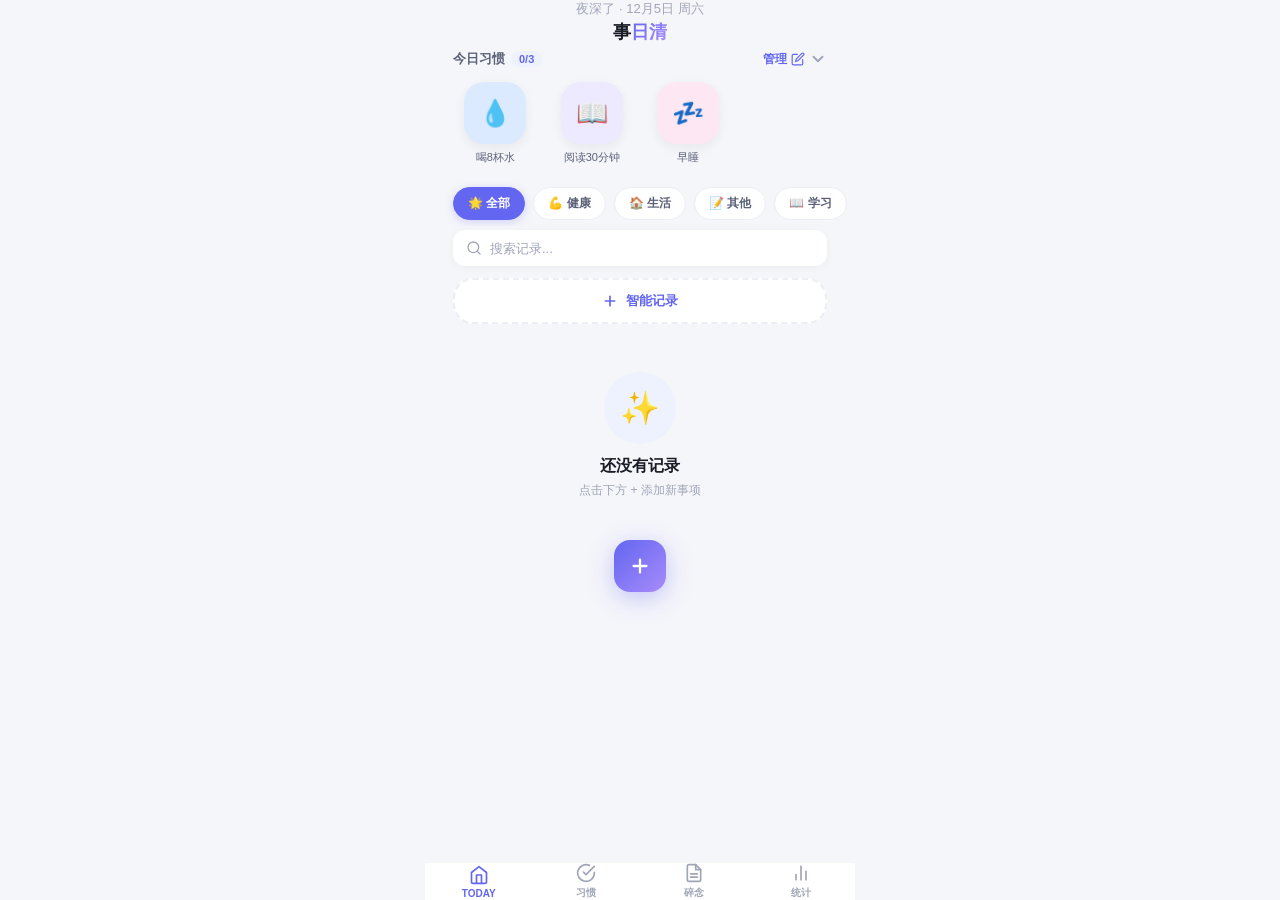
<file: index.html>
<!DOCTYPE html>
<html lang="zh-CN">
<head>
  <meta charset="UTF-8">
  <meta name="viewport" content="width=device-width, initial-scale=1.0, maximum-scale=1.0, user-scalable=no, viewport-fit=cover">
  <meta name="apple-mobile-web-app-capable" content="yes">
  <meta name="apple-mobile-web-app-status-bar-style" content="default">
  <meta name="apple-mobile-web-app-title" content="事日清">
  <meta name="theme-color" content="#F5F6FA">
  <link rel="icon" type="image/png" sizes="192x192" href="./public/icons/icon-192.png">
  <link rel="apple-touch-icon" sizes="180x180" href="./public/icons/icon-512.png">
  <link rel="apple-touch-icon" sizes="192x192" href="./public/icons/icon-192.png">
  <link rel="manifest" href="./manifest.json">
  <title>事日清</title>
  <link rel="stylesheet" href="styles.css">
  <style>
    .browser-warning{display:none;position:fixed;top:0;left:0;right:0;bottom:0;background:#F5F6FA;z-index:99999;justify-content:center;align-items:center;text-align:center;padding:40px 24px;font-family:-apple-system,BlinkMacSystemFont,"PingFang SC","Segoe UI","Microsoft YaHei",sans-serif}
    .browser-warning .bw-box{max-width:360px}
    .browser-warning .bw-icon{font-size:64px;margin-bottom:20px}
    .browser-warning .bw-title{font-size:22px;font-weight:700;color:#1A1D26;margin-bottom:10px}
    .browser-warning .bw-desc{font-size:14px;color:#5B6178;line-height:1.8;margin-bottom:24px}
    .browser-warning .bw-btn{display:inline-block;padding:12px 32px;background:#6366F1;color:#fff;border-radius:12px;text-decoration:none;font-size:14px;font-weight:600}
  </style>
  <!--[if IE]>
  <style>.browser-warning{display:flex!important}#app{display:none!important}</style>
  <![endif]-->
</head>
<body>
  <div class="browser-warning" id="browserWarning">
    <div class="bw-box">
      <div class="bw-icon">😅</div>
      <div class="bw-title">浏览器版本太低了</div>
      <div class="bw-desc">事日清需要使用现代浏览器才能正常运行。<br>请使用 Chrome、Safari、Edge、Firefox 或微信内打开此链接。</div>
      <a class="bw-btn" href="https://www.google.cn/chrome/">下载 Chrome 浏览器</a>
    </div>
  </div>
  <div id="app"></div>
  <script>
    // 检测浏览器是否支持必要的 API
    (function(){
      var isModern = typeof Promise !== 'undefined' 
        && typeof Symbol !== 'undefined' 
        && typeof window.CSS !== 'undefined'
        && CSS.supports && CSS.supports('--a','0');
      if(!isModern){
        document.getElementById('browserWarning').style.display = 'flex';
        var appEl = document.getElementById('app');
        if(appEl) appEl.style.display = 'none';
      }
    })();
  </script>
  <script src="app.js"></script>
</body>
</html>
</file>
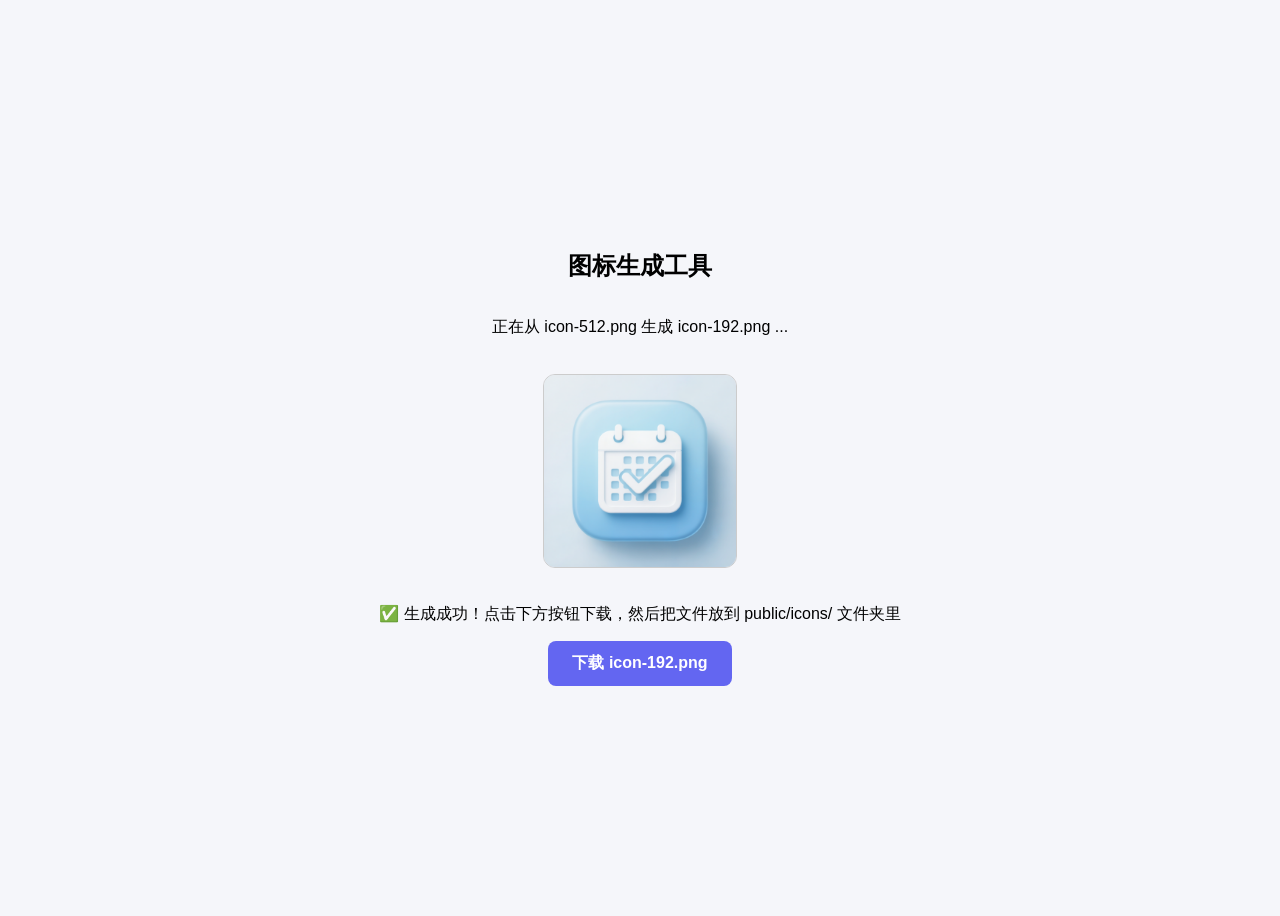
<file: gen-icon.html>
<!DOCTYPE html>
<html>
<head><meta charset="UTF-8"><title>生成192图标</title></head>
<body style="display:flex;flex-direction:column;align-items:center;justify-content:center;height:100vh;font-family:sans-serif;background:#f5f6fa">
<h2>图标生成工具</h2>
<p>正在从 icon-512.png 生成 icon-192.png ...</p>
<canvas id="c" width="192" height="192" style="border:1px solid #ccc;border-radius:12px;margin:20px"></canvas>
<p id="status">加载中...</p>
<a id="dl" style="display:none;padding:12px 24px;background:#6366F1;color:#fff;border-radius:8px;text-decoration:none;font-weight:bold">下载 icon-192.png</a>
<script>
const img = new Image();
img.onload = () => {
  const c = document.getElementById('c');
  const ctx = c.getContext('2d');
  ctx.drawImage(img, 0, 0, 192, 192);
  c.toBlob(blob => {
    const url = URL.createObjectURL(blob);
    const a = document.getElementById('dl');
    a.href = url;
    a.download = 'icon-192.png';
    a.style.display = 'inline-block';
    document.getElementById('status').textContent = '✅ 生成成功！点击下方按钮下载，然后把文件放到 public/icons/ 文件夹里';
  }, 'image/png');
};
img.onerror = () => {
  document.getElementById('status').textContent = '❌ 加载图片失败，请确保 public/icons/icon-512.png 存在';
};
img.src = 'public/icons/icon-512.png';
</script>
</body>
</html>
</file>
<file: styles.css>
:root{--bg:#F5F6FA;--card:#FFF;--t1:#1A1D26;--t2:#5B6178;--t3:#A0A5B8;--bd:#ECEEF5;--sh:0 2px 8px rgba(26,29,38,.04);--shm:0 4px 20px rgba(26,29,38,.07);--ac:#6366F1;--acl:#EEF2FF;--ok:#22C55E;--okl:#F0FDF4;--warn:#F59E0B;--warnl:#FFFBEB;--err:#EF4444;--r:20px;--rs:14px;--rx:10px;--st:env(safe-area-inset-top,0px);--sb:env(safe-area-inset-bottom,0px);--th:64px;--px:28px}
*{margin:0;padding:0;box-sizing:border-box;-webkit-tap-highlight-color:transparent}
body{font-family:-apple-system,BlinkMacSystemFont,'PingFang SC','Segoe UI','Microsoft YaHei','Helvetica Neue',Helvetica,Arial,sans-serif;background:var(--bg);color:var(--t1);min-height:100vh;min-height:100dvh;overflow-x:hidden;-webkit-font-smoothing:antialiased}
#app{width:100%;max-width:430px;margin:0 auto;min-height:100vh;min-height:100dvh;position:relative;background:var(--bg)}

/* Header */
.header{padding:calc(var(--st)+16px) var(--px) 10px var(--px);background:var(--bg);position:sticky;top:0;z-index:100}
.header-top{position:relative;display:flex;flex-direction:column;align-items:center}
.header-greet{font-size:13px;color:var(--t3);font-weight:500;margin-bottom:2px;text-align:center}
.header-title{font-size:18px;font-weight:800;color:var(--t1);letter-spacing:-.3px;text-align:center}
.header-title span{background:linear-gradient(135deg,var(--ac),#A78BFA);-webkit-background-clip:text;-webkit-text-fill-color:transparent;background-clip:text}
.header-streak{display:flex;align-items:center;gap:6px;padding:6px 14px;background:linear-gradient(135deg,#FFF7ED,#FEF3C7);border-radius:20px;font-size:13px;font-weight:700;color:#D97706;position:absolute;right:0;top:50%;transform:translateY(-50%)}
.header-streak svg{width:16px;height:16px}

/* Habit Grid */
.habit-sec-title{padding:6px var(--px);font-size:13px;font-weight:700;color:var(--t2);display:flex;align-items:center;justify-content:space-between;cursor:pointer;-webkit-tap-highlight-color:transparent;user-select:none}
.habit-sec-left{display:flex;align-items:center;gap:6px}
.habit-sec-badge{font-size:11px;font-weight:600;color:var(--ac);background:var(--acl);padding:2px 8px;border-radius:10px}
.habit-sec-right{display:flex;align-items:center;gap:4px}
.habit-sec-title button{background:none;border:none;font-size:12px;font-weight:600;color:var(--ac);cursor:pointer;font-family:inherit;display:flex;align-items:center;gap:4px}
.habit-sec-title button svg{width:14px;height:14px}
.habit-sec-chevron{display:flex;align-items:center;width:18px;height:18px;color:var(--t3);transition:transform .3s cubic-bezier(.4,0,.2,1)}
.habit-sec-chevron svg{width:18px;height:18px}
.habit-section.collapsed .habit-sec-chevron{transform:rotate(-90deg)}
.habit-grid-wrap{overflow:hidden;transition:height .3s cubic-bezier(.4,0,.2,1)}
.habit-section.collapsed .habit-grid-wrap{height:0}
.habit-grid{padding:8px var(--px) 12px;display:grid;grid-template-columns:repeat(4,1fr);gap:12px}
.habit-card{display:flex;flex-direction:column;align-items:center;gap:6px;cursor:pointer;transition:transform .2s}
.habit-card:active{transform:scale(.95)}
.habit-icon{width:62px;height:62px;border-radius:20px;display:flex;align-items:center;justify-content:center;font-size:26px;position:relative;transition:all .4s cubic-bezier(.68,-.55,.265,1.55);box-shadow:0 4px 12px rgba(0,0,0,.06)}
.habit-icon.done{transform:scale(.92);opacity:.55}
.habit-icon.done::after{content:'';position:absolute;inset:0;border-radius:20px;background:rgba(255,255,255,.45)}
.habit-chk{position:absolute;top:-4px;right:-4px;width:20px;height:20px;border-radius:50%;background:var(--ok);display:flex;align-items:center;justify-content:center;color:#fff;opacity:0;transform:scale(0);transition:all .3s cubic-bezier(.68,-.55,.265,1.55)}
.habit-chk svg{width:11px;height:11px}
.habit-icon.done .habit-chk{opacity:1;transform:scale(1)}
.habit-card .h-name{font-size:11px;color:var(--t2);font-weight:500;text-align:center;max-width:66px;overflow:hidden;text-overflow:ellipsis;white-space:nowrap}
.habit-card .h-name.done-t{color:var(--t3);text-decoration:line-through}
.habit-add{width:62px;height:62px;border-radius:20px;border:2px dashed var(--bd);background:transparent;display:flex;align-items:center;justify-content:center;cursor:pointer;transition:all .2s;color:var(--t3)}
.habit-add:active{background:var(--acl);border-color:var(--ac);color:var(--ac)}
.habit-add svg{width:20px;height:20px}
@keyframes hFlip{0%{transform:rotateY(0) scale(1)}50%{transform:rotateY(90deg) scale(.9)}100%{transform:rotateY(0) scale(.92)}}
.habit-icon.flipping{animation:hFlip .5s ease forwards}

/* Category Chips */
.cat-scroll{padding:10px var(--px) 6px;display:flex;gap:8px;overflow-x:auto;scrollbar-width:none;-ms-overflow-style:none}
.cat-scroll::-webkit-scrollbar{display:none}
.cat-chip{padding:7px 14px;border-radius:20px;background:var(--card);border:1.5px solid var(--bd);font-size:12px;font-weight:600;cursor:pointer;white-space:nowrap;transition:all .2s;color:var(--t2);font-family:inherit;flex-shrink:0}
.cat-chip.active{background:var(--ac);color:#fff;border-color:var(--ac);box-shadow:0 2px 8px rgba(99,102,241,.25)}
.cat-add-btn{padding:7px 10px;border:1.5px dashed var(--bd);color:var(--t3);display:flex;align-items:center;justify-content:center}
.cat-add-btn svg{width:14px;height:14px}
.cat-add-btn:active{border-color:var(--ac);color:var(--ac);background:var(--acl)}

/* Search */
.search-box{padding:4px var(--px) 8px}
.sbar{display:flex;align-items:center;background:var(--card);border-radius:12px;padding:9px 12px;box-shadow:var(--sh);border:1.5px solid transparent;transition:all .25s}
.sbar.focused{border-color:var(--ac);box-shadow:0 0 0 3px rgba(99,102,241,.1)}
.sbar svg{width:16px;height:16px;color:var(--t3);flex-shrink:0}
.sbar input{flex:1;border:none;outline:none;background:none;font-size:13px;color:var(--t1);margin-left:8px;font-family:inherit}
.sbar input::placeholder{color:var(--t3)}
.sclear{background:none;border:none;cursor:pointer;padding:4px;display:none;color:var(--t3)}
.sclear.vis{display:flex}

/* Event Cards */
.events-list{padding:0 var(--px) 140px}
.smart-add-bar{padding:4px var(--px) 8px}
.smart-add-btn{width:100%;padding:12px 16px;border-radius:var(--r);border:2px dashed var(--bd);background:var(--card);color:var(--ac);font-size:13px;font-weight:700;cursor:pointer;display:flex;align-items:center;justify-content:center;gap:8px;transition:all .2s;font-family:inherit}
.smart-add-btn:hover{border-color:var(--ac);background:var(--acl)}
.smart-add-btn:active{transform:scale(.97)}
.smart-add-btn svg{width:16px;height:16px}
.dg-title{font-size:11px;font-weight:700;color:var(--t3);padding:10px 4px 6px;display:flex;align-items:center;gap:6px;cursor:pointer;-webkit-tap-highlight-color:transparent;user-select:none}
.dg-title::before{content:'';width:4px;height:4px;border-radius:50%;background:var(--ac)}
.dg-lbl{flex:1}
.dg-cnt{font-size:10px;font-weight:600;color:var(--t3);opacity:.6}
.dg-chevron{display:flex;align-items:center;width:16px;height:16px;color:var(--t3);transition:transform .3s cubic-bezier(.4,0,.2,1)}
.dg-chevron svg{width:16px;height:16px}
.dg-group.collapsed .dg-chevron{transform:rotate(-90deg)}
.dg-body{overflow:hidden;transition:height .3s cubic-bezier(.4,0,.2,1)}
.dg-group.collapsed .dg-body{height:0}
.ev-card{background:var(--card);border-radius:var(--r);padding:14px;margin-bottom:10px;box-shadow:var(--sh);transition:all .3s;position:relative;overflow:hidden;animation:cardIn .4s ease}
@keyframes cardIn{from{opacity:0;transform:translateY(12px)}to{opacity:1;transform:translateY(0)}}
.ev-card:active{transform:scale(.98)}
.ev-card .ca{position:absolute;left:0;top:0;bottom:0;width:4px;border-radius:4px 0 0 4px}
.ct{display:flex;justify-content:space-between;align-items:center;margin-bottom:6px}
.cb{font-size:10px;font-weight:600;padding:3px 10px;border-radius:20px;color:#fff}
.ctime{font-size:10px;color:var(--t3);display:flex;align-items:center;gap:3px}
.ctime svg{width:11px;height:11px}
.cbody{font-size:13px;line-height:1.7;color:var(--t1);margin-bottom:6px;word-break:break-word}
.cf{display:flex;justify-content:space-between;align-items:center}
.cdate{font-size:10px;color:var(--t3)}
.cacts{display:flex;gap:4px}
.cact{width:28px;height:28px;border-radius:50%;border:none;background:var(--bg);color:var(--t3);display:flex;align-items:center;justify-content:center;cursor:pointer;transition:all .2s}
.cact:active{background:var(--acl);color:var(--ac)}
.cact svg{width:12px;height:12px}
.rtag{display:inline-flex;align-items:center;gap:4px;font-size:10px;padding:3px 8px;border-radius:20px;background:var(--warnl);color:var(--warn);margin-top:4px}
.rtag.done{background:var(--okl);color:var(--ok)}
.rtag svg{width:11px;height:11px}
.hl{background:rgba(99,102,241,.15);border-radius:3px;padding:0 2px;font-weight:600}

/* Empty State */
.empty{text-align:center;padding:40px var(--px);animation:fadeIn .5s ease}
@keyframes fadeIn{from{opacity:0}to{opacity:1}}
.empty-ic{width:72px;height:72px;margin:0 auto 12px;background:var(--acl);border-radius:50%;display:flex;align-items:center;justify-content:center;font-size:32px}
.empty-t{font-size:16px;font-weight:700;color:var(--t1);margin-bottom:4px}
.empty-d{font-size:12px;color:var(--t3);line-height:1.6}
.scount{padding:4px var(--px) 4px;font-size:11px;color:var(--t3)}

/* FAB */
.fab{position:fixed;bottom:calc(var(--th)+var(--sb)+14px);left:50%;transform:translateX(-50%);width:52px;height:52px;border-radius:16px;background:linear-gradient(135deg,var(--ac),#A78BFA);border:none;color:#fff;box-shadow:0 6px 24px rgba(99,102,241,.35);cursor:pointer;display:flex;align-items:center;justify-content:center;z-index:90;transition:all .2s}
.fab:active{transform:translateX(-50%) scale(.9)}
.fab svg{width:22px;height:22px}

/* Tab Bar */
.tab-bar{position:fixed;bottom:0;left:50%;transform:translateX(-50%);width:100%;max-width:430px;height:calc(var(--th)+var(--sb));padding-bottom:var(--sb);background:rgba(255,255,255,.95);backdrop-filter:blur(20px);-webkit-backdrop-filter:blur(20px);border-top:1px solid rgba(0,0,0,.04);display:flex;z-index:100}
.tab-item{flex:1;display:flex;flex-direction:column;align-items:center;justify-content:center;gap:3px;cursor:pointer;border:none;background:none;color:var(--t3);transition:all .2s;font-family:inherit}
.tab-item.active{color:var(--ac)}
.tab-item svg{width:20px;height:20px}
.tab-item span{font-size:10px;font-weight:600}

/* Modal */
.modal-ov{position:fixed;top:0;left:0;right:0;bottom:0;background:rgba(0,0,0,.4);z-index:200;display:none;align-items:flex-end;justify-content:center}
.modal-ov.active{display:flex}
.modal-sh{width:100%;max-width:430px;max-height:90vh;background:var(--card);border-radius:24px 24px 0 0;padding:8px 0 calc(var(--sb)+24px);animation:shUp .35s cubic-bezier(.22,1,.36,1);overflow-y:auto;overflow-x:hidden}
@keyframes shUp{from{transform:translateY(100%)}to{transform:translateY(0)}}
.modal-hd{width:36px;height:4px;background:#E0E0E0;border-radius:2px;margin:10px auto 14px}
.modal-hdr{display:flex;justify-content:space-between;align-items:center;padding:0 24px 12px}
.modal-tl{font-size:17px;font-weight:800}
.modal-cl{width:30px;height:30px;border-radius:50%;border:none;background:var(--bg);color:var(--t2);cursor:pointer;display:flex;align-items:center;justify-content:center}
.modal-cl svg{width:14px;height:14px}
.modal-bd{padding:0 24px}

/* Form Elements */
.ig{margin-bottom:14px}
.il{font-size:11px;font-weight:700;color:var(--t2);margin-bottom:5px;display:block;letter-spacing:.3px}
.ti{width:100%;padding:10px 12px;border:1.5px solid var(--bd);border-radius:var(--rx);font-size:13px;font-family:inherit;color:var(--t1);background:var(--bg);outline:none;transition:all .25s;resize:none}
.ti:focus{border-color:var(--ac);background:#fff;box-shadow:0 0 0 3px rgba(99,102,241,.08)}
.ti::placeholder{color:var(--t3)}
textarea.ti{min-height:90px;line-height:1.7}
.csel{display:flex;flex-wrap:wrap;gap:6px}
.copt{padding:6px 14px;border-radius:20px;border:1.5px solid var(--bd);background:var(--card);font-size:11px;font-weight:600;cursor:pointer;transition:all .2s;color:var(--t2);font-family:inherit}
.copt.sel{color:#fff;border-color:transparent;box-shadow:0 2px 8px rgba(0,0,0,.1)}
.copt-add{border-style:dashed;border-color:var(--ac);color:var(--ac);display:flex;align-items:center;gap:3px;background:var(--acl)}
.copt-add svg{width:12px;height:12px}
.copt-add:active{background:var(--ac);color:#fff}
.dtrow{display:flex;gap:8px}
.dtrow .ti{flex:1}
.subbtn{width:100%;padding:13px;border:none;border-radius:var(--rs);background:linear-gradient(135deg,var(--ac),#A78BFA);color:#fff;font-size:14px;font-weight:700;cursor:pointer;transition:all .2s;margin-top:6px;font-family:inherit;box-shadow:0 4px 16px rgba(99,102,241,.3)}
.subbtn:active{transform:scale(.98);opacity:.9}

/* Habit Manage Page */
.hm-wrap{padding:16px var(--px) 140px}
.emoji-grid{display:grid;grid-template-columns:repeat(8,1fr);gap:5px;padding:6px 0}
.ep{width:34px;height:34px;border-radius:10px;border:2px solid transparent;background:var(--bg);font-size:17px;cursor:pointer;display:flex;align-items:center;justify-content:center;transition:all .2s}
.ep.active{border-color:var(--ac);background:var(--acl);transform:scale(1.1)}
.crow{display:flex;gap:7px;padding:6px 0;flex-wrap:wrap}
.cdot{width:28px;height:28px;border-radius:50%;border:3px solid transparent;cursor:pointer;transition:all .2s}
.cdot.active{border-color:var(--t1);transform:scale(1.15)}
.ah-form{background:var(--card);border-radius:var(--r);padding:14px;margin-bottom:12px;box-shadow:var(--sh)}
.wk-sel{display:flex;gap:5px;padding:4px 0 6px}
.wk-btn{width:34px;height:34px;border-radius:50%;border:1.5px solid var(--bd);background:var(--card);font-size:11px;font-weight:600;cursor:pointer;display:flex;align-items:center;justify-content:center;transition:all .2s;color:var(--t2);font-family:inherit}
.wk-btn.active{background:var(--ac);color:#fff;border-color:var(--ac)}
.hi-item{display:flex;align-items:center;padding:10px 12px;background:var(--card);border-radius:var(--rs);margin-bottom:7px;box-shadow:var(--sh);gap:10px}
.hi-ic{width:38px;height:38px;border-radius:13px;display:flex;align-items:center;justify-content:center;font-size:17px;flex-shrink:0}
.hi-info{flex:1}
.hi-nm{font-size:13px;font-weight:600}
.hi-days{font-size:10px;color:var(--t3)}
.hi-del{width:26px;height:26px;border-radius:50%;border:none;background:#FFF0F0;color:#FF6B6B;cursor:pointer;display:flex;align-items:center;justify-content:center;transition:all .2s}
.hi-del:active{background:#FFD4D4}
.hi-del svg{width:12px;height:12px}

/* Notes */
.notes-wrap{padding:16px var(--px) 140px}
.ni-card{background:var(--card);border-radius:var(--r);padding:14px;margin-bottom:14px;box-shadow:var(--sh)}
.ni-ta{width:100%;border:none;outline:none;font-size:13px;font-family:inherit;color:var(--t1);line-height:1.8;min-height:60px;resize:none;background:transparent}
.ni-ta::placeholder{color:var(--t3)}
.ni-cat-sel{padding:6px 0 0}
.ni-cat-row{display:flex;gap:6px;overflow-x:auto;scrollbar-width:none;-ms-overflow-style:none;padding-bottom:2px}
.ni-cat-row::-webkit-scrollbar{display:none}
.ni-cat-chip{padding:4px 10px;border-radius:16px;border:1.5px solid var(--bd);background:var(--card);font-size:10px;font-weight:600;cursor:pointer;white-space:nowrap;transition:all .2s;color:var(--t2);font-family:inherit;flex-shrink:0}
.ni-cat-chip.sel{background:var(--ac);color:#fff;border-color:var(--ac)}
.ni-acts{display:flex;justify-content:space-between;align-items:center;margin-top:8px;padding-top:8px;border-top:1px solid var(--bd)}
.mood-row{display:flex;gap:6px}
.mood-b{width:30px;height:30px;border-radius:50%;border:2px solid transparent;background:var(--bg);font-size:15px;cursor:pointer;display:flex;align-items:center;justify-content:center;transition:all .2s}
.mood-b.active{border-color:var(--ac);background:var(--acl);transform:scale(1.1)}
.ni-sub{padding:7px 18px;border-radius:20px;border:none;background:var(--ac);color:#fff;font-size:12px;font-weight:600;cursor:pointer;font-family:inherit;transition:all .2s}
.ni-sub:active{transform:scale(.95)}

/* Note filter bar */
.nc-filter-bar{margin-bottom:12px}
.nc-filter-scroll{display:flex;gap:6px;overflow-x:auto;scrollbar-width:none;-ms-overflow-style:none;padding:2px 0}
.nc-filter-scroll::-webkit-scrollbar{display:none}
.nc-filter-chip{padding:5px 12px;border-radius:18px;border:1.5px solid var(--bd);background:var(--card);font-size:11px;font-weight:600;cursor:pointer;white-space:nowrap;transition:all .2s;color:var(--t2);font-family:inherit;flex-shrink:0;display:flex;align-items:center;gap:4px}
.nc-filter-chip.active{background:var(--ac);color:#fff;border-color:var(--ac);box-shadow:0 2px 8px rgba(99,102,241,.2)}
.nc-filter-cnt{font-size:9px;opacity:.7;font-weight:500}
.nc-manage-btn{border-style:dashed;border-color:var(--ac);color:var(--ac);background:var(--acl)}
.nc-manage-btn svg{width:12px;height:12px}
.nc-manage-btn:active{background:var(--ac);color:#fff}

/* Note card enhancements */
.nc{background:var(--card);border-radius:var(--r);padding:14px;margin-bottom:8px;box-shadow:var(--sh);animation:cardIn .4s ease}
.nc-hd{display:flex;justify-content:space-between;align-items:center;margin-bottom:6px}
.nc-hd-right{display:flex;align-items:center;gap:6px}
.nc-mood{font-size:18px}
.nc-time{font-size:10px;color:var(--t3)}
.nc-txt{font-size:13px;line-height:1.8;color:var(--t1);word-break:break-word}
.nc-tag{font-size:9px;font-weight:600;padding:2px 8px;border-radius:10px;white-space:nowrap}
.nc-foot{display:flex;justify-content:space-between;align-items:center;margin-top:6px}
.nc-edit-cat{background:none;border:none;cursor:pointer;color:var(--t3);padding:2px;transition:color .2s;display:flex;align-items:center}
.nc-edit-cat svg{width:14px;height:14px}
.nc-edit-cat:active{color:var(--ac)}
.nc-del{font-size:10px;color:var(--t3);background:none;border:none;cursor:pointer;font-family:inherit}
.nc-del:active{color:var(--err)}

/* Note groups */
.nc-group{margin-bottom:14px}
.nc-group-hdr{display:flex;align-items:center;gap:6px;padding:6px 10px;margin-bottom:6px;border-radius:8px;background:var(--bg)}
.nc-group-emoji{font-size:14px}
.nc-group-name{font-size:12px;font-weight:700;color:var(--t1);flex:1}
.nc-group-cnt{font-size:10px;color:var(--t3);font-weight:500}

/* Note category picker */
.nc-picker-list{display:flex;flex-wrap:wrap;gap:6px;margin-bottom:8px}
.nc-pick-item{padding:7px 14px;border-radius:18px;border:1.5px solid var(--bd);background:var(--card);font-size:12px;font-weight:600;cursor:pointer;transition:all .2s;color:var(--t2);font-family:inherit}
.nc-pick-item.sel{background:var(--ac);color:#fff;border-color:var(--ac)}
.nc-pick-item:active{transform:scale(.96)}

/* Manage note categories */
.ncm-item{display:flex;align-items:center;padding:10px 8px;border-bottom:1px solid var(--bd);gap:8px}
.ncm-item:last-child{border-bottom:none}
.ncm-emoji{width:30px;height:30px;border-radius:8px;display:flex;align-items:center;justify-content:center;font-size:14px;flex-shrink:0}
.ncm-name{flex:1;font-size:13px;font-weight:600;color:var(--t1)}
.ncm-cnt{font-size:10px;color:var(--t3);font-weight:500;margin-right:4px}
.ncm-del{width:24px;height:24px;border-radius:50%;border:none;background:#FFF0F0;color:#FF6B6B;cursor:pointer;display:flex;align-items:center;justify-content:center;transition:all .2s;flex-shrink:0}
.ncm-del:active{background:#FFD4D4}
.ncm-del svg{width:11px;height:11px}

/* Stats */
.stats-wrap{padding:16px var(--px) 140px}
.st-cards{display:grid;grid-template-columns:repeat(2,1fr);gap:10px;margin-bottom:16px}
.st-card{background:var(--card);border-radius:var(--r);padding:16px 12px;text-align:center;box-shadow:var(--sh)}
.st-num{font-size:26px;font-weight:800;background:linear-gradient(135deg,var(--ac),#A78BFA);-webkit-background-clip:text;-webkit-text-fill-color:transparent;background-clip:text}
.st-lbl{font-size:10px;color:var(--t3);margin-top:2px;font-weight:600}
.hm-card{background:var(--card);border-radius:var(--r);padding:16px;margin-bottom:14px;box-shadow:var(--sh)}
.hm-tl{font-size:13px;font-weight:700;margin-bottom:12px;color:var(--t1)}
.hm-grid{display:grid;grid-template-columns:repeat(7,1fr);gap:3px}
.hm-dl{font-size:9px;color:var(--t3);text-align:center;font-weight:600;padding-bottom:3px}
.hm-cell{aspect-ratio:1;border-radius:3px;background:var(--bg);transition:all .2s}
.hm-cell.today{outline:2px solid var(--ac);outline-offset:1px}
.hm-cell.lv0{background:var(--bd)}.hm-cell.lv1{background:#C7D2FE}.hm-cell.lv2{background:#A5B4FC}.hm-cell.lv3{background:#818CF8}.hm-cell.lv4{background:var(--ac)}
.hm-cell.empty{background:transparent}
.hm-leg{display:flex;align-items:center;gap:3px;justify-content:flex-end;margin-top:6px;font-size:9px;color:var(--t3)}
.lg-box{width:10px;height:10px;border-radius:2px}
.sec-hdr{display:flex;justify-content:space-between;align-items:center;padding:10px 4px 6px}
.sec-title{font-size:14px;font-weight:700;color:var(--t1)}
.cs-item{display:flex;align-items:center;padding:10px 12px;background:var(--card);border-radius:var(--rs);margin-bottom:7px;box-shadow:var(--sh)}
.cs-dot{width:8px;height:8px;border-radius:50%;margin-right:10px;flex-shrink:0}
.cs-name{flex:1;font-size:12px;font-weight:600}
.cs-bar{width:60px;height:5px;background:var(--bg);border-radius:3px;margin-right:8px;overflow:hidden}
.cs-fill{height:100%;border-radius:3px;transition:width .6s cubic-bezier(.22,1,.36,1)}
.cs-cnt{font-size:12px;font-weight:700;color:var(--t2);min-width:22px;text-align:right}
.cs-pct{font-size:9px;color:var(--t3);margin-left:2px;font-weight:500}

/* Clickable stat cards */
.st-clickable{cursor:pointer;position:relative;transition:all .2s}
.st-clickable:active{transform:scale(.96)}
.st-arrow{position:absolute;top:8px;right:8px;opacity:.3;width:12px;height:12px}
.st-arrow svg{width:12px;height:12px}

/* Overview row */
.st-overview{display:flex;gap:8px;margin-bottom:14px}
.st-ov-item{flex:1;display:flex;align-items:center;gap:8px;background:var(--card);border-radius:var(--rs);padding:10px;box-shadow:var(--sh)}
.st-ov-icon{font-size:18px;flex-shrink:0}
.st-ov-info{min-width:0}
.st-ov-val{font-size:14px;font-weight:800;color:var(--t1)}
.st-ov-lbl{font-size:9px;color:var(--t3);font-weight:500}

/* Detail panel */
.st-detail-panel{background:var(--card);border-radius:var(--r);padding:14px;margin-bottom:14px;box-shadow:var(--shm);animation:slideDown .25s ease}
@keyframes slideDown{from{opacity:0;transform:translateY(-8px)}to{opacity:1;transform:translateY(0)}}
.st-detail-hdr{display:flex;justify-content:space-between;align-items:center;margin-bottom:10px}
.st-detail-title{font-size:14px;font-weight:700;color:var(--t1)}
.st-detail-close{background:none;border:none;cursor:pointer;color:var(--t3);padding:4px}
.st-detail-close svg{width:16px;height:16px}
.st-detail-body{max-height:280px;overflow-y:auto}
.st-detail-row{display:flex;align-items:center;padding:8px 0;border-bottom:1px solid var(--bd)}
.st-detail-row:last-child{border-bottom:none}
.st-detail-dot{width:6px;height:6px;border-radius:50%;margin-right:8px;flex-shrink:0}
.st-detail-text{flex:1;font-size:12px;color:var(--t1);overflow:hidden;text-overflow:ellipsis;white-space:nowrap}
.st-detail-time{font-size:10px;color:var(--t3);margin-left:8px;flex-shrink:0}

/* Section sub text */
.sec-sub{font-size:10px;color:var(--t3);font-weight:500}

/* Trend chart */
.trend-card{background:var(--card);border-radius:var(--r);padding:16px 12px;margin-bottom:14px;box-shadow:var(--sh)}
.trend-bars{display:flex;align-items:flex-end;justify-content:space-around;height:100px;gap:6px}
.trend-col{display:flex;flex-direction:column;align-items:center;flex:1;height:100%}
.trend-val{font-size:9px;color:var(--t3);font-weight:600;margin-bottom:4px}
.trend-bar{width:100%;max-width:28px;border-radius:6px 6px 2px 2px;background:linear-gradient(180deg,var(--ac),#A5B4FC);transition:height .5s cubic-bezier(.22,1,.36,1);min-height:4px}
.trend-bar.trend-today{background:linear-gradient(180deg,#F59E0B,#FBBF24);box-shadow:0 2px 8px rgba(245,158,11,.3)}
.trend-day{font-size:10px;color:var(--t2);font-weight:600;margin-top:6px}

/* Habit stats */
.habit-stats-list{display:flex;flex-direction:column;gap:8px;margin-bottom:14px}
.hs-card{display:flex;align-items:center;justify-content:space-between;background:var(--card);border-radius:var(--rs);padding:12px;box-shadow:var(--sh)}
.hs-left{display:flex;align-items:center;gap:10px;flex:1;min-width:0}
.hs-emoji{width:36px;height:36px;border-radius:10px;display:flex;align-items:center;justify-content:center;font-size:18px;flex-shrink:0}
.hs-info{min-width:0}
.hs-name{font-size:13px;font-weight:700;color:var(--t1);overflow:hidden;text-overflow:ellipsis;white-space:nowrap}
.hs-meta{font-size:10px;color:var(--t3);font-weight:500;margin-top:2px}
.hs-right{display:flex;flex-direction:column;align-items:center;flex-shrink:0}
.hs-rate-ring{width:40px;height:40px;position:relative}
.hs-rate-ring svg{width:100%;height:100%;transform:rotate(-90deg)}
.hs-rate-txt{position:absolute;inset:0;display:flex;align-items:center;justify-content:center;font-size:9px;font-weight:800;color:var(--t1)}
.hs-rate-lbl{font-size:8px;color:var(--t3);margin-top:2px}

/* Heatmap tooltip */
.hm-tip{position:absolute;bottom:100%;left:50%;transform:translateX(-50%);background:var(--t1);color:#fff;font-size:10px;padding:4px 8px;border-radius:6px;white-space:nowrap;pointer-events:none;z-index:10}
.hm-card{position:relative}

/* Backup Card */
.backup-card{background:var(--card);border-radius:var(--r);padding:16px;margin-bottom:14px;box-shadow:var(--sh);border:1.5px solid var(--bd)}
.backup-info{display:flex;align-items:flex-start;gap:12px;margin-bottom:14px}
.backup-icon{font-size:28px;flex-shrink:0;width:44px;height:44px;background:linear-gradient(135deg,#EEF2FF,#E0E7FF);border-radius:14px;display:flex;align-items:center;justify-content:center}
.backup-text{flex:1;min-width:0}
.backup-title{font-size:14px;font-weight:700;color:var(--t1);margin-bottom:3px}
.backup-desc{font-size:11px;color:var(--t3);line-height:1.6}
.backup-btns{display:flex;gap:8px}
.backup-btn{flex:1;display:flex;align-items:center;justify-content:center;gap:6px;padding:11px 12px;border-radius:var(--rs);border:none;font-size:12px;font-weight:700;cursor:pointer;font-family:inherit;transition:all .2s}
.backup-btn:active{transform:scale(.96)}
.backup-btn svg{width:16px;height:16px;flex-shrink:0}
.backup-export{background:linear-gradient(135deg,var(--ac),#A78BFA);color:#fff;box-shadow:0 4px 16px rgba(99,102,241,.25)}
.backup-import{background:var(--bg);color:var(--t2);border:1.5px solid var(--bd)}
.backup-import:active{background:var(--acl);color:var(--ac);border-color:var(--ac)}

/* Recent lists */
.st-recent-list{display:flex;flex-direction:column;gap:0;background:var(--card);border-radius:var(--rs);overflow:hidden;margin-bottom:14px;box-shadow:var(--sh)}
.st-recent-item{display:flex;align-items:center;padding:10px 12px;border-bottom:1px solid var(--bd);cursor:pointer;transition:background .15s}
.st-recent-item:last-child{border-bottom:none}
.st-recent-item:active{background:var(--acl)}
.st-recent-dot{width:6px;height:6px;border-radius:50%;margin-right:10px;flex-shrink:0}
.st-recent-info{flex:1;min-width:0}
.st-recent-text{font-size:12px;font-weight:600;color:var(--t1);overflow:hidden;text-overflow:ellipsis;white-space:nowrap}
.st-recent-meta{font-size:10px;color:var(--t3);margin-top:2px}

/* Achievement Card */
.ach-ov{position:fixed;top:0;left:0;right:0;bottom:0;background:rgba(0,0,0,.6);z-index:300;display:none;align-items:center;justify-content:center}
.ach-ov.active{display:flex}
.ach-card{width:280px;width:min(280px,calc(100vw - 48px));background:linear-gradient(145deg,#667EEA,#764BA2);border-radius:24px;padding:32px 24px;text-align:center;box-shadow:0 20px 60px rgba(102,126,234,.5);animation:achIn .6s cubic-bezier(.68,-.55,.265,1.55);position:relative;overflow:hidden}
@keyframes achIn{from{opacity:0;transform:scale(.3) rotate(-10deg)}to{opacity:1;transform:scale(1) rotate(0)}}
.ach-card::before{content:'';position:absolute;top:-50%;left:-50%;width:200%;height:200%;background:radial-gradient(circle,rgba(255,255,255,.1) 0%,transparent 60%);animation:sparkle 3s ease-in-out infinite}
@keyframes sparkle{0%,100%{transform:translate(0,0)}50%{transform:translate(10%,10%)}}
.ach-emo{font-size:48px;margin-bottom:12px}
.ach-tl{font-size:20px;font-weight:800;color:#fff;margin-bottom:6px}
.ach-desc{font-size:13px;color:rgba(255,255,255,.8);line-height:1.6;margin-bottom:16px}
.ach-inp{width:100%;padding:10px;border:2px solid rgba(255,255,255,.3);border-radius:12px;background:rgba(255,255,255,.15);color:#fff;font-size:13px;font-family:inherit;outline:none;text-align:center;margin-bottom:12px}
.ach-inp::placeholder{color:rgba(255,255,255,.5)}
.ach-btn{padding:10px 32px;border:none;border-radius:20px;background:#fff;color:#667EEA;font-size:14px;font-weight:700;cursor:pointer;font-family:inherit;box-shadow:0 4px 16px rgba(0,0,0,.2)}

/* Confirm & Toast */
.cfm-ov{position:fixed;top:0;left:0;right:0;bottom:0;background:rgba(0,0,0,.35);z-index:300;display:none;align-items:center;justify-content:center}
.cfm-ov.active{display:flex}
.cfm-dlg{width:260px;width:min(260px,calc(100vw - 60px));background:var(--card);border-radius:var(--r);padding:24px 20px;text-align:center;box-shadow:var(--shm)}
.cfm-dlg h3{font-size:16px;margin-bottom:6px;font-weight:700}
.cfm-dlg p{font-size:12px;color:var(--t2);margin-bottom:18px;line-height:1.6}
.cfm-btns{display:flex;gap:8px}
.cfm-btns button{flex:1;padding:10px;border-radius:var(--rs);border:none;font-size:13px;font-weight:600;cursor:pointer;font-family:inherit}
.btn-c{background:var(--bg);color:var(--t2)}
.btn-d{background:#FF6B6B;color:#fff}
.btn-snooze{background:linear-gradient(135deg,var(--ac),#A78BFA);color:#fff;flex:1}
.toast{position:fixed;top:calc(var(--st)+60px);left:50%;transform:translateX(-50%) translateY(-100px);background:var(--t1);color:#fff;padding:10px 22px;border-radius:24px;font-size:12px;font-weight:600;z-index:999;transition:transform .35s cubic-bezier(.22,1,.36,1);white-space:nowrap;box-shadow:var(--shm);max-width:calc(100vw - 32px);overflow:hidden;text-overflow:ellipsis}
.toast.show{transform:translateX(-50%) translateY(0)}

/* Smart Input */
.si{min-height:90px;font-size:14px;line-height:1.8}
.si:focus{min-height:110px}
.pp{background:linear-gradient(135deg,#EEF2FF,#F5F0FF);border-radius:var(--r);padding:14px;margin-bottom:12px;border:1.5px solid rgba(99,102,241,.12)}
.pp-tl{font-size:11px;font-weight:700;color:var(--ac);margin-bottom:10px;display:flex;align-items:center;gap:6px}
.pp-items{display:flex;flex-direction:column;gap:7px}
.pp-item{display:flex;align-items:center;gap:8px;padding:8px 10px;background:rgba(255,255,255,.8);border-radius:10px}
.pv-ic{width:30px;height:30px;border-radius:50%;background:var(--bg);display:flex;align-items:center;justify-content:center;font-size:14px;flex-shrink:0}
.pv-info{flex:1;display:flex;flex-direction:column;gap:1px;min-width:0}
.pv-lbl{font-size:9px;color:var(--t3);font-weight:600}
.pv-val{font-size:12px;font-weight:600;color:var(--t1);overflow:hidden;text-overflow:ellipsis;white-space:nowrap}
.pv-chg{padding:3px 8px;border-radius:20px;border:1.5px solid var(--bd);background:#fff;font-size:10px;font-weight:600;color:var(--ac);cursor:pointer;font-family:inherit;flex-shrink:0}
.pv-sub{font-size:9px;color:var(--t3);margin-top:1px}

/* Toggle Switch */
.toggle-switch{position:relative;display:inline-block;width:42px;height:24px;flex-shrink:0;cursor:pointer}
.toggle-switch input{opacity:0;width:0;height:0}
.toggle-slider{position:absolute;top:0;left:0;right:0;bottom:0;background:#ccc;border-radius:24px;transition:all .3s cubic-bezier(.4,0,.2,1)}
.toggle-slider::before{content:'';position:absolute;height:18px;width:18px;left:3px;bottom:3px;background:#fff;border-radius:50%;transition:all .3s cubic-bezier(.4,0,.2,1);box-shadow:0 1px 3px rgba(0,0,0,.15)}
.toggle-switch input:checked+.toggle-slider{background:var(--ac)}
.toggle-switch input:checked+.toggle-slider::before{transform:translateX(18px)}
.ma{background:var(--card);border-radius:var(--r);padding:12px;margin-bottom:12px;box-shadow:var(--sh);border:1.5px solid var(--bd)}
.ar{margin-top:4px}
.ao{display:flex;flex-wrap:wrap;gap:5px;margin-top:5px}
.aopt{padding:5px 10px;border-radius:20px;border:1.5px solid var(--bd);background:var(--card);font-size:11px;font-weight:600;cursor:pointer;transition:all .2s;color:var(--t2);font-family:inherit}
.aopt.sel{background:linear-gradient(135deg,var(--ac),#A78BFA);color:#fff;border-color:transparent}

/* Page Toggle */
.page{display:none}.page.active{display:block}

/* ===== Responsive: 超小屏 (≤320px, iPhone SE/5) ===== */
@media screen and (max-width:320px){
  :root{--r:14px;--rs:10px;--rx:8px;--th:56px;--px:18px}
  .header{padding:calc(var(--st)+10px) var(--px) 6px}
  .header-title{font-size:14px;letter-spacing:-.2px}
  .header-greet{font-size:11px}
  .header-streak{padding:4px 10px;font-size:11px;gap:4px}
  .header-streak svg{width:13px;height:13px}
  .habit-sec-title{padding:4px var(--px);font-size:11px}
  .habit-grid{padding:6px var(--px) 10px;grid-template-columns:repeat(4,1fr);gap:8px}
  .habit-icon{width:48px;height:48px;border-radius:14px;font-size:20px}
  .habit-icon span{font-size:20px!important}
  .habit-chk{width:16px;height:16px;top:-3px;right:-3px}
  .habit-chk svg{width:9px;height:9px}
  .habit-card .h-name{font-size:10px;max-width:50px}
  .habit-add{width:48px;height:48px;border-radius:14px}
  .habit-add svg{width:16px;height:16px}
  .cat-scroll{padding:6px var(--px) 4px;gap:6px}
  .cat-chip{padding:5px 10px;font-size:10px}
  .search-box{padding:3px var(--px) 6px}
  .sbar{padding:7px 10px}
  .sbar svg{width:14px;height:14px}
  .sbar input{font-size:12px;margin-left:6px}
  .events-list{padding:0 var(--px) 120px}
  .smart-add-bar{padding:4px var(--px) 8px}
  .smart-add-btn{padding:10px 14px;font-size:12px;border-radius:var(--r)}
  .ev-card{padding:10px;margin-bottom:8px}
  .ct .cb{font-size:9px;padding:2px 8px}
  .ctime{font-size:9px}
  .ctime svg{width:10px;height:10px}
  .cbody{font-size:12px;line-height:1.6;margin-bottom:4px}
  .cdate{font-size:9px}
  .cact{width:24px;height:24px}
  .cact svg{width:10px;height:10px}
  .rtag{font-size:9px;padding:2px 6px}
  .rtag svg{width:9px;height:9px}
  .fab{width:44px;height:44px;border-radius:14px;bottom:calc(var(--th)+var(--sb)+10px)}
  .fab svg{width:18px;height:18px}
  .tab-bar{max-width:100%}
  .tab-item svg{width:17px;height:17px}
  .tab-item span{font-size:9px}
  .modal-sh{max-height:92vh;padding:6px 0 calc(var(--sb)+16px)}
  .modal-bd{padding:0 16px}
  .modal-tl{font-size:15px}
  .ig{margin-bottom:10px}
  .il{font-size:10px}
  .ti{padding:8px 10px;font-size:12px}
  textarea.ti{min-height:70px}
  .csel{gap:5px}
  .copt{padding:5px 10px;font-size:10px}
  .dtrow{gap:6px}
  .subbtn{padding:11px;font-size:13px}
  .si{min-height:70px;font-size:12px}
  .pp{padding:10px;margin-bottom:8px}
  .pp-tl{font-size:10px;margin-bottom:6px}
  .pp-item{padding:6px 8px;gap:6px}
  .pv-ic{width:26px;height:26px;font-size:12px}
  .pv-lbl{font-size:8px}
  .pv-val{font-size:11px}
  .pv-chg{padding:2px 6px;font-size:9px}
  .aopt{padding:4px 8px;font-size:10px}
  .cfm-dlg{width:240px;padding:18px 16px}
  .cfm-dlg h3{font-size:14px}
  .cfm-dlg p{font-size:11px;margin-bottom:14px}
  .cfm-btns button{padding:8px;font-size:12px}
  .hm-wrap{padding:12px var(--px) 120px}
  .emoji-grid{grid-template-columns:repeat(6,1fr);gap:4px}
  .ep{width:30px;height:30px;font-size:15px;border-radius:8px}
  .crow{gap:5px}
  .cdot{width:24px;height:24px}
  .wk-sel{gap:3px}
  .wk-btn{width:30px;height:30px;font-size:10px}
  .hi-item{padding:8px 10px;gap:8px}
  .hi-ic{width:32px;height:32px;border-radius:10px;font-size:14px}
  .hi-nm{font-size:12px}
  .hi-days{font-size:9px}
  .hi-del{width:22px;height:22px}
  .hi-del svg{width:10px;height:10px}
  .notes-wrap{padding:12px var(--px) 120px}
  .ni-ta{font-size:12px;min-height:50px}
  .ni-cat-chip{padding:3px 8px;font-size:9px}
  .nc-filter-chip{padding:4px 9px;font-size:10px}
  .nc-filter-cnt{font-size:8px}
  .mood-row{gap:4px}
  .mood-b{width:26px;height:26px;font-size:13px}
  .ni-sub{padding:5px 14px;font-size:11px}
  .nc{padding:10px;margin-bottom:6px}
  .nc-mood{font-size:16px}
  .nc-time{font-size:9px}
  .nc-txt{font-size:12px;line-height:1.6}
  .nc-tag{font-size:8px;padding:2px 6px}
  .nc-del{font-size:9px}
  .nc-group-hdr{padding:4px 8px}
  .nc-group-name{font-size:11px}
  .nc-group-cnt{font-size:9px}
  .stats-wrap{padding:12px var(--px) 120px}
  .st-cards{gap:8px;margin-bottom:12px}
  .st-card{padding:12px 8px}
  .st-num{font-size:22px}
  .st-lbl{font-size:9px}
  .st-overview{gap:4px}
  .st-ov-item{padding:8px 6px;gap:4px}
  .st-ov-icon{font-size:14px}
  .st-ov-val{font-size:11px}
  .st-ov-lbl{font-size:8px}
  .trend-bars{height:70px}
  .trend-val{font-size:8px}
  .trend-day{font-size:8px}
  .hs-card{padding:8px}
  .hs-emoji{width:28px;height:28px;font-size:14px;border-radius:8px}
  .hs-name{font-size:11px}
  .hs-meta{font-size:9px}
  .hs-rate-ring{width:32px;height:32px}
  .hs-rate-txt{font-size:8px}
  .hm-card{padding:12px}
  .hm-tl{font-size:12px;margin-bottom:8px}
  .hm-dl{font-size:8px}
  .hm-leg{font-size:8px}
  .lg-box{width:8px;height:8px}
  .sec-hdr{padding:8px 4px 4px}
  .sec-title{font-size:12px}
  .cs-item{padding:8px 10px}
  .cs-name{font-size:11px}
  .cs-bar{width:48px;height:4px}
  .cs-cnt{font-size:11px}
  .ach-card{width:250px;padding:24px 18px;border-radius:20px}
  .ach-emo{font-size:40px;margin-bottom:10px}
  .ach-tl{font-size:17px}
  .ach-desc{font-size:12px;margin-bottom:12px}
  .ach-inp{padding:8px;font-size:12px}
  .ach-btn{padding:8px 24px;font-size:13px}
  .empty{padding:28px 16px}
  .empty-ic{width:56px;height:56px;font-size:26px}
  .empty-t{font-size:14px}
  .empty-d{font-size:11px}
  .backup-card{padding:12px}
  .backup-icon{width:36px;height:36px;font-size:22px;border-radius:10px}
  .backup-title{font-size:12px}
  .backup-desc{font-size:10px}
  .backup-btn{padding:9px 8px;font-size:11px;gap:4px}
  .backup-btn svg{width:14px;height:14px}
}

/* ===== Responsive: 小屏 (321px~374px, iPhone SE 2nd/3rd gen) ===== */
@media screen and (min-width:321px) and (max-width:374px){
  :root{--px:22px}
  .header{padding:calc(var(--st)+12px) var(--px) 8px}
  .header-title{font-size:16px}
  .header-greet{font-size:12px}
  .habit-grid{padding:6px var(--px) 10px;gap:10px}
  .habit-icon{width:54px;height:54px;border-radius:16px}
  .habit-icon span{font-size:22px!important}
  .habit-card .h-name{font-size:10px;max-width:56px}
  .cat-scroll{padding:8px var(--px) 4px}
  .cat-chip{padding:6px 12px;font-size:11px}
  .search-box{padding:3px var(--px) 6px}
  .events-list{padding:0 var(--px) 130px}
  .smart-add-bar{padding:4px var(--px) 8px}
  .ev-card{padding:12px}
  .cbody{font-size:12px}
  .fab{width:48px;height:48px}
  .fab svg{width:20px;height:20px}
  .tab-bar{max-width:100%}
  .modal-sh{max-height:92vh}
  .modal-bd{padding:0 18px}
  .hm-wrap{padding:14px var(--px) 130px}
  .notes-wrap{padding:14px var(--px) 130px}
  .ni-cat-chip{padding:3px 9px;font-size:10px}
  .nc-filter-chip{padding:4px 10px;font-size:10px}
  .stats-wrap{padding:14px var(--px) 130px}
  .emoji-grid{grid-template-columns:repeat(7,1fr)}
  .cfm-dlg{width:260px}
  .ach-card{width:260px}
}

/* ===== Responsive: 标准屏 (375px~413px, iPhone 6/7/8/X/11/12/13/14) ===== */
@media screen and (min-width:375px) and (max-width:413px){
  .tab-bar{max-width:100%}
}

/* ===== Responsive: 大屏手机 (414px+, iPhone Plus/Pro Max, Android 大屏) ===== */
@media screen and (min-width:414px){
  .tab-bar{max-width:430px}
}

/* ===== 横屏处理 ===== */
@media screen and (orientation:landscape) and (max-height:500px){
  :root{--th:52px;--px:20px}
  .header{padding:calc(var(--st)+6px) var(--px) 4px;position:relative}
  .modal-sh{max-height:95vh;border-radius:16px 16px 0 0}
  .fab{bottom:calc(var(--th)+var(--sb)+8px)}
  .events-list{padding:0 var(--px) 100px}
  .smart-add-bar{padding:4px var(--px) 6px}
  .hm-wrap,.notes-wrap,.stats-wrap{padding:8px var(--px) 100px}
}
</file>
